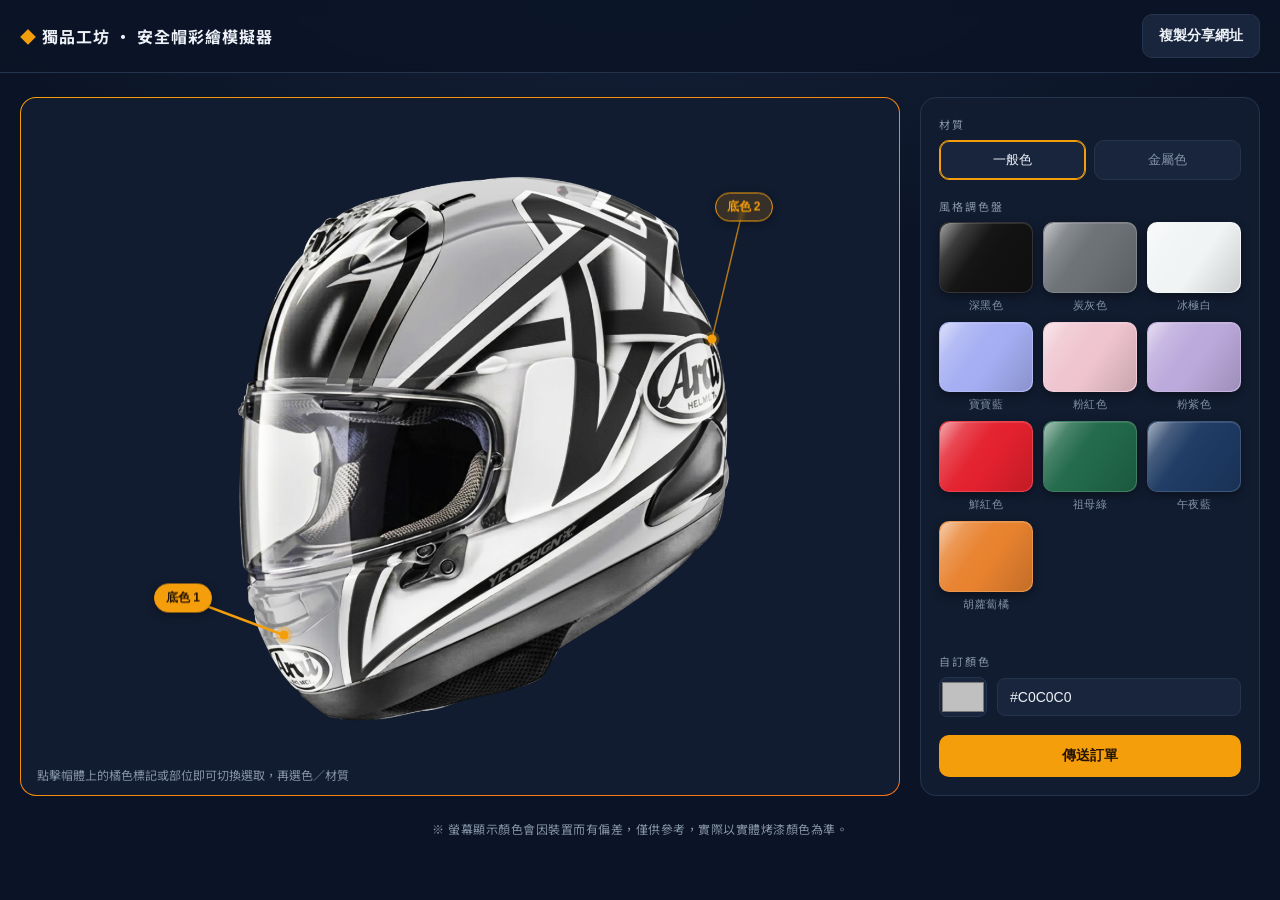
<file: simulator/index.html>
<!DOCTYPE html>
<html lang="zh-TW">
<head>
<meta charset="UTF-8">
<meta name="viewport" content="width=device-width, initial-scale=1.0">
<title>獨品工坊 · 安全帽彩繪模擬器</title>
<link rel="preconnect" href="https://fonts.googleapis.com">
<link href="https://fonts.googleapis.com/css2?family=Noto+Sans+TC:wght@400;700&display=swap" rel="stylesheet">
<link rel="stylesheet" href="styles.css">
</head>
<body>

<header id="appHeader">
  <div id="brand">獨品工坊 · 安全帽彩繪模擬器</div>
  <div class="hdr-right">
    <button class="btn btn-ghost share-btn" onclick="SimUI.shareUrl()">複製分享網址</button>
    <button class="hdr-toggle" onclick="SimUI.toggleHeader()" aria-label="收合頁眉">▾</button>
  </div>
</header>

<div class="layout">
  <!-- 預覽區 -->
  <div class="stage">
    <div class="canvas-wrap">
      <canvas id="helmetCanvas"></canvas>
      <div id="hotspots"></div>
    </div>
    <div class="stage-hint">點擊帽體上的橘色標記或部位即可切換選取，再選色／材質</div>
  </div>

  <!-- 控制面板 -->
  <aside class="panel">
    <div>
      <div class="section-title">材質</div>
      <div class="mat-toggle">
        <button id="matMatte">一般色</button>
        <button id="matMetal">金屬色</button>
      </div>
    </div>

    <div>
      <div class="section-title">風格調色盤</div>
      <div id="palette"></div>
      <div class="swatch-label" id="swatchLabel"></div>
    </div>

    <div>
      <div class="section-title">自訂顏色</div>
      <div class="color-row">
        <input type="color" id="colorPicker" value="#C0C0C0">
        <input type="text" id="hexInput" maxlength="7" placeholder="#FFFFFF">
      </div>
    </div>

    <button class="btn btn-primary btn-block" onclick="SimUI.openOrder()">傳送訂單</button>
  </aside>
</div>

<!-- 色差提示 -->
<p class="disclaimer">※ 螢幕顯示顏色會因裝置而有偏差，僅供參考，實際以實體烤漆顏色為準。</p>

<!-- 下單表單 Modal -->
<div class="modal" id="orderModal">
  <form class="modal-card" onsubmit="SimUI.submitOrder(event)">
    <h3>傳送訂單</h3>
    <div class="field">
      <label>品名</label>
      <input type="text" id="fProduct" readonly>
    </div>
    <div class="field">
      <label>尺寸</label>
      <select id="fSize" required></select>
    </div>
    <div class="field">
      <label>指定店家</label>
      <select id="fStore" required></select>
    </div>
    <div class="field">
      <label>服務人員</label>
      <input type="text" id="fStaff" required>
    </div>
    <div class="field">
      <label>備註</label>
      <textarea id="fNote" rows="2"></textarea>
    </div>
    <div class="btn-row">
      <button type="button" class="btn btn-ghost btn-block" onclick="SimUI.closeOrder()">取消</button>
      <button type="submit" id="submitBtn" class="btn btn-primary btn-block">送出訂單</button>
    </div>
  </form>
</div>

<div id="toast"></div>

<script src="config.js"></script>
<script src="engine.js"></script>
<script src="app.js"></script>
</body>
</html>
</file>
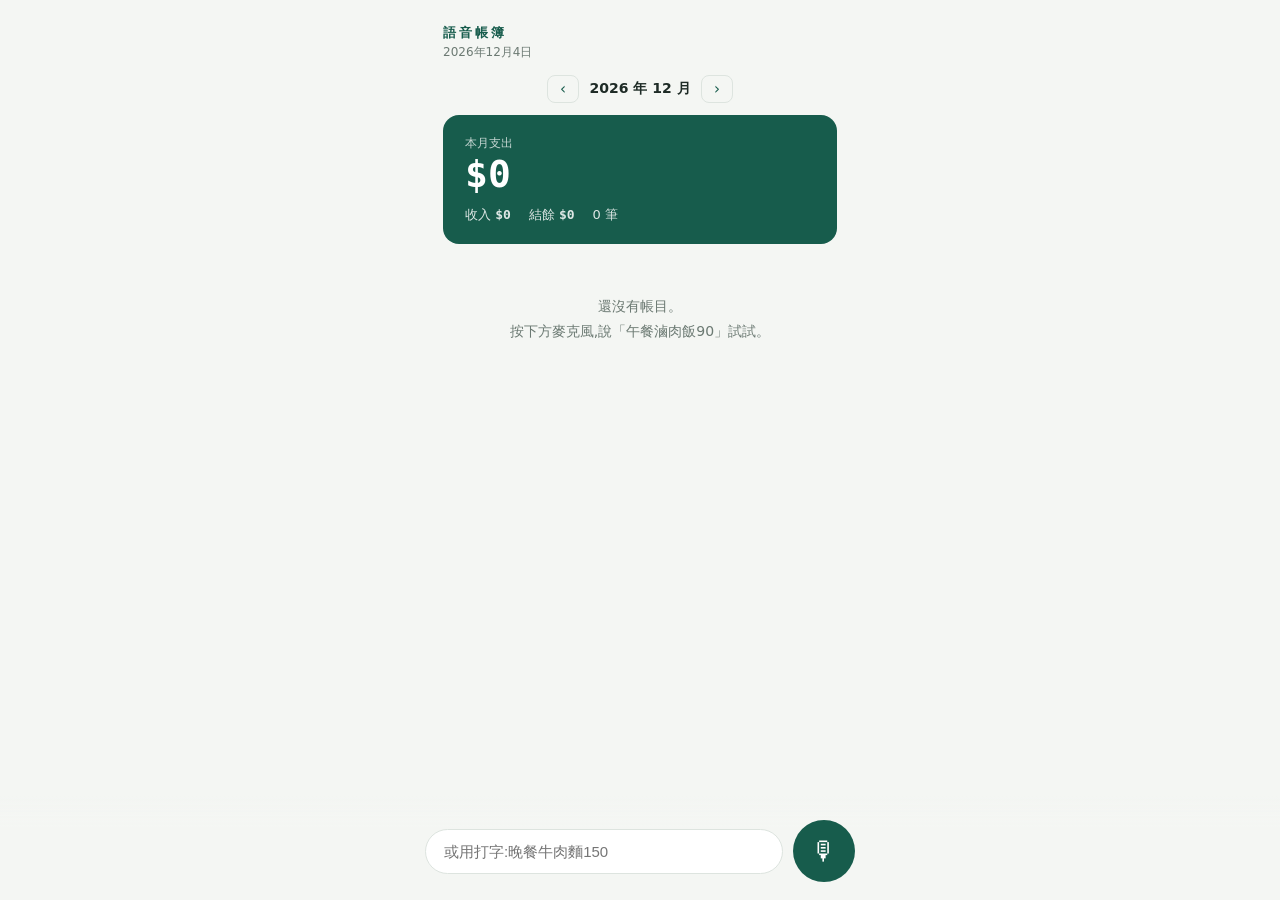
<file: ledger.html>
<!DOCTYPE html>
<html lang="zh-TW">
<head>
<meta charset="UTF-8">
<meta name="viewport" content="width=device-width, initial-scale=1.0, maximum-scale=1.0">
<meta name="theme-color" content="#175C4C">
<meta name="apple-mobile-web-app-capable" content="yes">
<meta name="apple-mobile-web-app-status-bar-style" content="default">
<title>語音帳簿</title>
<link rel="manifest" href="ledger-manifest.json">
<link rel="apple-touch-icon" href="ledger-icon.svg">
<link rel="icon" href="ledger-icon.svg" type="image/svg+xml">
<style>
  /* ── 設計 tokens:帳簿風 ── */
  :root {
    --paper: #F4F6F3;      /* 淡灰綠紙面 */
    --card: #FFFFFF;
    --ink: #1E2B26;        /* 墨綠近黑 */
    --ledger: #175C4C;     /* 帳簿綠(主色) */
    --ledger-soft: #E3EFEA;
    --red: #B3402E;        /* 支出紅 */
    --green: #1E7A4F;      /* 收入綠 */
    --line: #DDE4DF;
    --dim: #6C7A73;
  }
  * { box-sizing: border-box; margin: 0; padding: 0; }
  body {
    min-height: 100vh; background: var(--paper); color: var(--ink);
    font-family: 'Noto Sans TC', system-ui, sans-serif;
    display: flex; justify-content: center; padding-bottom: 120px;
  }
  .num { font-variant-numeric: tabular-nums; font-family: 'SF Mono', ui-monospace, monospace; }
  button { font-family: inherit; }
  button:focus-visible { outline: 3px solid var(--ledger); outline-offset: 2px; }
  @keyframes pulse {
    0% { box-shadow: 0 0 0 0 rgba(23,92,76,.35); }
    70% { box-shadow: 0 0 0 22px rgba(23,92,76,0); }
    100% { box-shadow: 0 0 0 0 rgba(23,92,76,0); }
  }
  @media (prefers-reduced-motion: reduce) { * { animation: none !important; transition: none !important; } }

  .wrap { width: 100%; max-width: 430px; padding: 24px 18px; }

  header { display: flex; justify-content: space-between; align-items: baseline; margin-bottom: 14px; }
  .brand { font-size: 13px; letter-spacing: 3px; color: var(--ledger); font-weight: 700; }
  .header-actions button {
    background: none; border: none; color: var(--dim); font-size: 12px; cursor: pointer; padding: 4px 6px;
  }

  /* 月份切換 */
  .month-nav { display: flex; align-items: center; justify-content: center; gap: 6px; margin-bottom: 12px; }
  .month-nav button {
    background: none; border: 1px solid var(--line); border-radius: 8px; color: var(--ledger);
    width: 32px; height: 28px; font-size: 15px; cursor: pointer; line-height: 1;
  }
  .month-nav .label { font-size: 14px; font-weight: 700; min-width: 110px; text-align: center; }

  /* 月度摘要 */
  .summary { background: var(--ledger); color: #fff; border-radius: 16px; padding: 20px 22px; margin-bottom: 14px; }
  .summary .cap { font-size: 12px; opacity: .75; }
  .summary .big { font-size: 38px; font-weight: 700; line-height: 1.2; }
  .summary .sub { display: flex; gap: 18px; margin-top: 8px; font-size: 13px; }
  .summary .sub span { opacity: .85; }

  /* 分類長條 */
  .cats { background: var(--card); border-radius: 16px; padding: 16px 18px; margin-bottom: 14px; border: 1px solid var(--line); }
  .cat-row { display: flex; align-items: center; gap: 10px; padding: 5px 0; }
  .cat-row .name { width: 62px; font-size: 13px; flex-shrink: 0; }
  .cat-row .bar { flex: 1; height: 8px; background: var(--ledger-soft); border-radius: 4px; }
  .cat-row .bar > div { height: 100%; background: var(--ledger); border-radius: 4px; }
  .cat-row .amt { font-size: 13px; width: 76px; text-align: right; flex-shrink: 0; }

  /* 待確認卡片 */
  .pending { background: var(--card); border: 2px solid var(--ledger); border-radius: 16px; padding: 16px; margin-bottom: 14px; }
  .pending .heard { font-size: 12px; color: var(--dim); margin-bottom: 10px; word-break: break-all; }
  .p-row { border-bottom: 1px dashed var(--line); padding: 8px 0; }
  .p-line1 { display: flex; gap: 6px; align-items: center; }
  .p-line2 { display: flex; gap: 6px; align-items: center; margin-top: 6px; }
  .p-row input, .p-row select {
    border: 1px solid var(--line); border-radius: 8px; padding: 7px 9px; font-size: 14px;
    background: var(--paper); color: var(--ink); min-width: 0;
  }
  .p-row input:focus, .p-row select:focus { outline: none; border-color: var(--ledger); }
  .p-item { flex: 1; }
  .p-amount { width: 92px; text-align: right; }
  .p-cat { flex: 1; }
  .p-date { flex: 1; }
  .p-type {
    border: 1px solid var(--line); background: var(--paper); border-radius: 8px;
    padding: 7px 10px; font-size: 13px; cursor: pointer; flex-shrink: 0; font-weight: 700;
  }
  .p-type.expense { color: var(--red); }
  .p-type.income { color: var(--green); }
  .p-del { background: none; border: none; color: var(--dim); font-size: 16px; cursor: pointer; padding: 4px 6px; flex-shrink: 0; }
  .p-actions { display: flex; gap: 10px; margin-top: 14px; }
  .btn-confirm {
    flex: 1; background: var(--ledger); color: #fff; border: none; border-radius: 10px;
    padding: 12px 0; font-size: 15px; font-weight: 700; cursor: pointer;
  }
  .btn-cancel {
    background: none; border: 1px solid var(--line); border-radius: 10px;
    padding: 12px 18px; font-size: 14px; cursor: pointer; color: var(--dim);
  }

  /* 狀態列 */
  .status { text-align: center; font-size: 14px; margin-bottom: 14px; min-height: 22px; color: var(--ledger); word-break: break-all; }
  .status.err { color: var(--red); }

  /* 帳目清單 */
  .day-head {
    display: flex; justify-content: space-between; font-size: 12px; color: var(--dim);
    padding: 12px 4px 6px;
  }
  .entry {
    display: flex; align-items: center; gap: 12px; background: var(--card);
    border-radius: 12px; padding: 12px 14px; margin-bottom: 8px; border: 1px solid var(--line);
  }
  .entry .emoji { font-size: 20px; }
  .entry .mid { flex: 1; min-width: 0; }
  .entry .item { font-size: 15px; overflow: hidden; text-overflow: ellipsis; white-space: nowrap; }
  .entry .meta { font-size: 11px; color: var(--dim); }
  .entry .amt { font-size: 15px; font-weight: 700; flex-shrink: 0; }
  .entry .amt.expense { color: var(--red); }
  .entry .amt.income { color: var(--green); }
  .entry .del { background: none; border: none; color: var(--dim); cursor: pointer; font-size: 16px; padding: 4px; }
  .empty { text-align: center; color: var(--dim); font-size: 14px; padding: 36px 0; line-height: 1.8; }

  /* 底部輸入區 */
  .inputbar {
    position: fixed; bottom: 0; left: 0; right: 0; display: flex; justify-content: center;
    background: linear-gradient(transparent, var(--paper) 30%); padding: 24px 18px 18px;
  }
  .inputbar .inner { width: 100%; max-width: 430px; display: flex; gap: 10px; align-items: center; }
  .inputbar input {
    flex: 1; border: 1px solid var(--line); border-radius: 24px; padding: 13px 18px;
    font-size: 15px; background: var(--card); color: var(--ink); outline: none; min-width: 0;
  }
  .inputbar input:focus { border-color: var(--ledger); }
  .mic {
    width: 62px; height: 62px; border-radius: 50%; border: none; cursor: pointer;
    background: var(--ledger); color: #fff; font-size: 26px; flex-shrink: 0; transition: background .2s;
  }
  .mic.listening { background: var(--red); animation: pulse 1.4s infinite; }
  .mic:disabled { opacity: .5; cursor: default; }
</style>
</head>
<body>

<div class="wrap">
  <header>
    <div>
      <div class="brand">語音帳簿</div>
      <div style="font-size:12px;color:var(--dim);margin-top:2px" id="todayLabel"></div>
    </div>
    <div class="header-actions">
      <button id="exportBtn" hidden>匯出 CSV</button>
      <button id="clearBtn" hidden>清空</button>
    </div>
  </header>

  <div class="month-nav">
    <button id="prevMonth" aria-label="上一個月">‹</button>
    <span class="label" id="monthLabel"></span>
    <button id="nextMonth" aria-label="下一個月">›</button>
  </div>

  <section class="summary">
    <div class="cap" id="spentCap">本月支出</div>
    <div class="big num" id="spentAmt">$0</div>
    <div class="sub">
      <span>收入 <b class="num" id="incomeAmt">$0</b></span>
      <span>結餘 <b class="num" id="balanceAmt">$0</b></span>
      <span id="countLabel">0 筆</span>
    </div>
  </section>

  <section class="cats" id="catSection" hidden></section>

  <section class="pending" id="pendingSection" hidden>
    <div class="heard" id="pendingHeard"></div>
    <div id="pendingRows"></div>
    <div class="p-actions">
      <button class="btn-confirm" id="confirmBtn">入帳 ✓</button>
      <button class="btn-cancel" id="cancelBtn">取消</button>
    </div>
  </section>

  <div class="status" id="statusLine" hidden></div>

  <section id="listSection"></section>
</div>

<div class="inputbar">
  <div class="inner">
    <input id="textInput" placeholder="或用打字:晚餐牛肉麵150" autocomplete="off">
    <button class="mic" id="micBtn" aria-label="開始語音記帳" hidden>🎙</button>
  </div>
</div>

<script>
// ═══════════════════════════════════════════════════════
// 語音帳簿 — 個人記帳系統
// 資料存在瀏覽器 localStorage(不上傳、僅存於本機裝置)
// ═══════════════════════════════════════════════════════

const STORAGE_KEY = 'ledger-entries-v1';

const CATEGORIES = {
  '餐飲': '🍜', '交通': '🚌', '購物': '🛍️', '娛樂': '🎮',
  '居家': '🏠', '醫療': '💊', '收入': '💰', '其他': '📎',
};

// ── 狀態 ──
let entries = [];        // {id, item, amount, category, type, date, raw, ts}
let pending = null;      // 待確認的帳目陣列
let listening = false;
let recog = null;
let viewYM = new Date().toISOString().slice(0, 7); // 目前檢視的月份 YYYY-MM

// ── 儲存 ──
function load() {
  try {
    const raw = localStorage.getItem(STORAGE_KEY);
    if (raw) entries = JSON.parse(raw);
  } catch (e) { entries = []; }
}
function persist() {
  try {
    localStorage.setItem(STORAGE_KEY, JSON.stringify(entries));
  } catch (e) {
    setStatus('儲存失敗,資料可能未保存', true);
  }
}

// ═══════════════════════════════════════════════════════
// 中文記帳語句解析(本地規則,離線可用)
// 「早餐50 捷運30」→ 兩筆;「昨天晚餐牛肉麵150」→ 換算日期
// ═══════════════════════════════════════════════════════

const CAT_KEYWORDS = {
  '餐飲': ['早餐','午餐','晚餐','早午餐','宵夜','點心','下午茶','飯','麵','麥當勞','肯德基','摩斯','星巴克','咖啡','飲料','手搖','奶茶','珍奶','豆漿','蛋餅','便當','火鍋','燒烤','壽司','拉麵','披薩','漢堡','雞排','鹹酥雞','滷味','小吃','聚餐','吃','喝','餐','食'],
  '交通': ['捷運','公車','客運','計程車','uber','高鐵','火車','台鐵','機票','船票','加油','油錢','停車','過路費','etag','機車','腳踏車','ubike','搭車','車票','車資','通勤'],
  '購物': ['衣服','褲子','鞋','包包','網購','蝦皮','momo','淘寶','pchome','amazon','超商','全聯','家樂福','好市多','costco','日用品','化妝品','保養品','3c','手機','耳機','文具','禮物'],
  '娛樂': ['電影','遊戲','課金','ktv','唱歌','演唱會','展覽','netflix','spotify','youtube','訂閱','旅遊','旅行','門票','住宿','飯店','民宿','露營','酒吧','桌遊','漫畫','小說'],
  '居家': ['房租','租金','水費','電費','瓦斯','網路費','電話費','管理費','家具','家電','維修','清潔','洗衣','保險','稅'],
  '醫療': ['看醫生','掛號','門診','診所','醫院','牙醫','藥','保健','維他命','健檢','眼鏡','復健','疫苗'],
};
const INCOME_KEYWORDS = ['薪水','薪資','月薪','年終','獎金','紅包','發票中','中獎','利息','股息','退款','退稅','報帳','入帳','進帳','賣掉','賣出','收到','兼職','外快','稿費'];

// 中文數字 → 阿拉伯數字(支援 五十、三百二、一千五、一萬二、兩百)
function cnToNum(s) {
  const digits = { '零':0,'一':1,'二':2,'兩':2,'三':3,'四':4,'五':5,'六':6,'七':7,'八':8,'九':9 };
  const units = { '十':10,'百':100,'千':1000,'萬':10000 };
  let total = 0, section = 0, num = 0, lastUnit = 0;
  for (const ch of s) {
    if (ch in digits) { num = digits[ch]; }
    else if (ch === '萬') { section = (section + num) * 10000 || 10000; total += section; section = 0; num = 0; lastUnit = 10000; }
    else if (ch in units) {
      const u = units[ch];
      section += (num || 1) * u;
      num = 0; lastUnit = u;
    }
  }
  // 尾數簡寫:「一千五」= 1500、「三百二」= 320
  if (num > 0) {
    if (lastUnit >= 100) num *= lastUnit / 10;
    section += num;
  }
  return total + section;
}

// 把句子裡的中文金額轉成數字(僅轉含十/百/千/萬、或後面接元/塊的,避免誤傷「三明治」)
function normalizeAmounts(text) {
  let t = text
    .replace(/[０-９]/g, (d) => String.fromCharCode(d.charCodeAt(0) - 0xFEE0)) // 全形數字
    .replace(/(\d),(\d{3})/g, '$1$2'); // 千分位逗號
  t = t.replace(/[零一二兩三四五六七八九十百千萬]{2,}|[零一二兩三四五六七八九](?=[元塊圓])/g, (m) => {
    if (!/[十百千萬]/.test(m) && !/^[零一二兩三四五六七八九]$/.test(m)) return m;
    const n = cnToNum(m);
    return n > 0 ? String(n) : m;
  });
  return t;
}

// 相對日期:「昨天早餐50」→ 換算 date 並移除該詞
function extractDate(text) {
  const d = new Date();
  const iso = (dt) => {
    const off = dt.getTimezoneOffset() * 60000;
    return new Date(dt - off).toISOString().slice(0, 10);
  };
  let date = iso(d);
  const rel = { '大前天': -3, '前天': -2, '昨天': -1, '今天': 0, '今日': 0 };
  for (const [word, offset] of Object.entries(rel)) {
    if (text.includes(word)) {
      const dt = new Date(); dt.setDate(dt.getDate() + offset);
      return { date: iso(dt), text: text.split(word).join('') };
    }
  }
  // 「7月10日 / 7月10號」
  const m1 = text.match(/(\d{1,2})月(\d{1,2})[日號]/);
  if (m1) {
    const dt = new Date(d.getFullYear(), +m1[1] - 1, +m1[2]);
    return { date: iso(dt), text: text.replace(m1[0], '') };
  }
  return { date, text };
}

// 猜分類
function guessCategory(text) {
  const low = text.toLowerCase();
  for (const kw of INCOME_KEYWORDS) if (low.includes(kw)) return { category: '收入', type: 'income' };
  for (const [cat, kws] of Object.entries(CAT_KEYWORDS)) {
    for (const kw of kws) if (low.includes(kw)) return { category: cat, type: 'expense' };
  }
  return { category: '其他', type: 'expense' };
}

// 清掉品項裡的贅字
function cleanItem(s) {
  return s
    .replace(/^(我|花了|花|買了|付了|付|用了|給了|給|然後|還有|跟|和|加上|去|搭|坐|吃了|喝了|是|的|了)+/g, '')
    .replace(/(花了|花|了|各|共|總共|一共)+$/g, '')
    .replace(/[元塊圓$]+$/g, '')
    .trim();
}

// 主解析:一句話 → 帳目陣列
function parseText(input) {
  const step1 = extractDate(input.trim());
  const text = normalizeAmounts(step1.text);
  const results = [];
  // 以空白與標點切段
  const segments = text.split(/[\s,,、;;。.!!??]+/).filter(Boolean);

  const MEASURES = '杯個份支瓶顆張件雙盒包碗盤客次趟晚';
  for (const seg of segments) {
    // 逐一找出「文字 + 金額」的配對
    const re = /([^\d]*?)(\d+(?:\.\d+)?)(?:\s*[元塊圓$])?/g;
    // 單價 × 數量:「一杯60兩杯」「咖啡60三杯」
    const qtyRe = new RegExp('^([2-9]\\d*|[兩二三四五六七八九十]+)[' + MEASURES + ']');
    const matches = [];
    let m, lastIdx = 0;
    while ((m = re.exec(seg)) !== null) {
      if (m.index === re.lastIndex) re.lastIndex++;
      let itemRaw = m[1] || '';
      const amount = parseFloat(m[2]);
      if (!isFinite(amount) || amount <= 0) continue;
      // 「一杯60」的「一杯」是量詞,不是品項的一部分
      const unitM = itemRaw.match(new RegExp('(?:1|一)[' + MEASURES + ']\\s*$'));
      if (unitM) itemRaw = itemRaw.slice(0, unitM.index);
      // 金額後面接「兩杯 / 3個」→ 乘上數量
      const qm = seg.slice(re.lastIndex).match(qtyRe);
      let total = amount;
      if (qm) {
        total = amount * (/^\d/.test(qm[1]) ? parseInt(qm[1], 10) : cnToNum(qm[1]));
        re.lastIndex += qm[0].length;
      }
      lastIdx = re.lastIndex;
      matches.push({ itemRaw, amount: total });
    }
    // 最後一個金額後面剩下的文字(如「我花了200買遊戲」的「買遊戲」)也拿來判斷品項/分類
    const leftover = seg.slice(lastIdx);
    matches.forEach((mt, idx) => {
      const isLast = idx === matches.length - 1;
      const source = (mt.itemRaw + (isLast ? leftover : '')) || seg;
      const guess = guessCategory(source);
      const item = cleanItem(mt.itemRaw) || (isLast ? cleanItem(leftover) : '') || guess.category;
      results.push({ item, amount: mt.amount, category: guess.category, type: guess.type, date: step1.date });
    });
    // 段落沒有數字但有文字 → 之後可手動補金額(整句解析都沒結果時才用)
    if (!matches.length && seg.trim()) {
      results.push({ item: cleanItem(seg) || seg, amount: 0, ...guessCategory(seg), date: step1.date, _noAmount: true });
    }
  }
  // 只要有抓到金額,就丟掉沒金額的雜訊段;全都沒金額則保留讓使用者手動填
  const withAmt = results.filter((r) => !r._noAmount);
  const final = withAmt.length ? withAmt : results.slice(0, 1);
  return final.map(({ _noAmount, ...r }) => r);
}

// ═══════════════════════════════════════════════════════
// 語音辨識(Web Speech API,zh-TW)
// ═══════════════════════════════════════════════════════
const SR = window.SpeechRecognition || window.webkitSpeechRecognition;

function startListening() {
  setStatus('');
  if (!SR) return;
  recog = new SR();
  recog.lang = 'zh-TW';
  recog.interimResults = true;
  recog.continuous = false;
  let final = '';
  recog.onresult = (e) => {
    let interim = '';
    for (let i = e.resultIndex; i < e.results.length; i++) {
      if (e.results[i].isFinal) final += e.results[i][0].transcript;
      else interim += e.results[i][0].transcript;
    }
    setStatus((final + interim) || '聽取中,請說話…');
  };
  recog.onend = () => {
    setListeningState(false);
    if (final.trim()) handleParse(final.trim());
    else setStatus('');
  };
  recog.onerror = (e) => {
    setListeningState(false);
    if (e.error === 'not-allowed') setStatus('麥克風權限被拒絕,請改用文字輸入', true);
    else if (e.error !== 'aborted') setStatus('語音辨識失敗,請再試一次或用文字輸入', true);
  };
  setListeningState(true);
  setStatus('聽取中,請說話…');
  recog.start();
}
function stopListening() { recog && recog.stop(); }
function setListeningState(on) {
  listening = on;
  const btn = document.getElementById('micBtn');
  btn.classList.toggle('listening', on);
  btn.textContent = on ? '■' : '🎙';
  btn.setAttribute('aria-label', on ? '停止錄音' : '開始語音記帳');
}

// ── 解析 → 待確認 ──
function handleParse(text) {
  const items = parseText(text);
  if (items.length === 0) {
    setStatus('聽到了「' + text + '」,但沒抓到內容,再說一次試試?', true);
    return;
  }
  setStatus('');
  pending = items.map((it) => ({ ...it, id: crypto.randomUUID(), raw: text }));
  render();
}

function confirmPending() {
  const valid = pending.filter((p) => p.item && +p.amount > 0);
  if (valid.length === 0) { setStatus('請至少填一筆有效金額', true); return; }
  entries = [...valid.map((p) => ({ ...p, amount: +p.amount, ts: Date.now() })), ...entries];
  pending = null;
  persist();
  setStatus('');
  render();
}

// ═══════════════════════════════════════════════════════
// 畫面渲染
// ═══════════════════════════════════════════════════════
const $ = (id) => document.getElementById(id);
const fmt = (n) => '$' + Number(n).toLocaleString('zh-TW');
const esc = (s) => String(s).replace(/[&<>"']/g, (c) => ({ '&':'&amp;','<':'&lt;','>':'&gt;','"':'&quot;',"'":'&#39;' }[c]));

function setStatus(msg, isErr) {
  const el = $('statusLine');
  el.hidden = !msg;
  el.textContent = msg || '';
  el.classList.toggle('err', !!isErr);
}

function shiftMonth(delta) {
  const [y, m] = viewYM.split('-').map(Number);
  const d = new Date(y, m - 1 + delta, 1);
  viewYM = d.getFullYear() + '-' + String(d.getMonth() + 1).padStart(2, '0');
  render();
}

function render() {
  const nowYM = new Date().toISOString().slice(0, 7);
  const [y, m] = viewYM.split('-');
  $('monthLabel').textContent = y + ' 年 ' + (+m) + ' 月';
  $('spentCap').textContent = viewYM === nowYM ? '本月支出' : (+m) + ' 月支出';

  const monthEntries = entries.filter((e) => (e.date || '').startsWith(viewYM));
  const spent = monthEntries.filter((e) => e.type !== 'income').reduce((s, e) => s + (+e.amount || 0), 0);
  const income = monthEntries.filter((e) => e.type === 'income').reduce((s, e) => s + (+e.amount || 0), 0);
  $('spentAmt').textContent = fmt(spent);
  $('incomeAmt').textContent = fmt(income);
  $('balanceAmt').textContent = (income - spent < 0 ? '−' : '') + fmt(Math.abs(income - spent));
  $('countLabel').textContent = monthEntries.length + ' 筆';

  // 分類長條
  const byCat = {};
  monthEntries.forEach((e) => {
    if (e.type === 'income') return;
    byCat[e.category] = (byCat[e.category] || 0) + (+e.amount || 0);
  });
  const catRows = Object.entries(byCat).sort((a, b) => b[1] - a[1]);
  const maxCat = catRows[0]?.[1] || 1;
  const catSec = $('catSection');
  catSec.hidden = catRows.length === 0;
  catSec.innerHTML = catRows.map(([cat, amt]) =>
    '<div class="cat-row">' +
      '<span class="name">' + (CATEGORIES[cat] || '📎') + ' ' + esc(cat) + '</span>' +
      '<div class="bar"><div style="width:' + ((amt / maxCat) * 100).toFixed(1) + '%"></div></div>' +
      '<span class="amt num">' + fmt(amt) + '</span>' +
    '</div>'
  ).join('');

  renderPending();
  renderList(monthEntries);

  $('clearBtn').hidden = entries.length === 0;
  $('exportBtn').hidden = entries.length === 0;
}

function renderPending() {
  const sec = $('pendingSection');
  sec.hidden = !pending;
  if (!pending) return;
  $('pendingHeard').textContent = '聽到:「' + pending[0].raw + '」— 確認或修改後入帳';
  const catOpts = (sel) => Object.keys(CATEGORIES)
    .map((c) => '<option value="' + c + '"' + (c === sel ? ' selected' : '') + '>' + (CATEGORIES[c]) + ' ' + c + '</option>').join('');
  $('pendingRows').innerHTML = pending.map((p, i) =>
    '<div class="p-row">' +
      '<div class="p-line1">' +
        '<button class="p-type ' + p.type + '" data-i="' + i + '" data-act="type">' + (p.type === 'income' ? '收入' : '支出') + '</button>' +
        '<input class="p-item" data-i="' + i + '" data-field="item" value="' + esc(p.item) + '" placeholder="品項">' +
        '<input class="p-amount num" data-i="' + i + '" data-field="amount" type="number" inputmode="decimal" min="0" value="' + (p.amount || '') + '" placeholder="金額">' +
        '<button class="p-del" data-i="' + i + '" data-act="del" aria-label="移除此筆">×</button>' +
      '</div>' +
      '<div class="p-line2">' +
        '<select class="p-cat" data-i="' + i + '" data-field="category">' + catOpts(p.category) + '</select>' +
        '<input class="p-date" data-i="' + i + '" data-field="date" type="date" value="' + esc(p.date) + '">' +
      '</div>' +
    '</div>'
  ).join('');
}

function renderList(monthEntries) {
  const sec = $('listSection');
  if (entries.length === 0 && !pending) {
    sec.innerHTML = '<div class="empty">還沒有帳目。<br>按下方麥克風,說「午餐滷肉飯90」試試。</div>';
    return;
  }
  if (monthEntries.length === 0) {
    sec.innerHTML = '<div class="empty">這個月沒有帳目。</div>';
    return;
  }
  // 依日期分組(新到舊)
  const byDate = {};
  monthEntries.forEach((e) => { (byDate[e.date] = byDate[e.date] || []).push(e); });
  const dates = Object.keys(byDate).sort().reverse();
  const weekdays = ['日', '一', '二', '三', '四', '五', '六'];
  sec.innerHTML = dates.map((date) => {
    const list = byDate[date].slice().sort((a, b) => (b.ts || 0) - (a.ts || 0));
    const daySpent = list.filter((e) => e.type !== 'income').reduce((s, e) => s + (+e.amount || 0), 0);
    const d = new Date(date + 'T00:00:00');
    const head = (d.getMonth() + 1) + '月' + d.getDate() + '日 週' + weekdays[d.getDay()];
    return '<div class="day-head"><span>' + head + '</span><span class="num">' + (daySpent ? '支出 ' + fmt(daySpent) : '') + '</span></div>' +
      list.map((e) =>
        '<div class="entry">' +
          '<span class="emoji">' + (CATEGORIES[e.category] || '📎') + '</span>' +
          '<div class="mid">' +
            '<div class="item">' + esc(e.item) + '</div>' +
            '<div class="meta">' + esc(e.category) + '</div>' +
          '</div>' +
          '<b class="amt num ' + (e.type === 'income' ? 'income' : 'expense') + '">' +
            (e.type === 'income' ? '+' : '−') + fmt(e.amount) + '</b>' +
          '<button class="del" data-id="' + e.id + '" aria-label="刪除">×</button>' +
        '</div>'
      ).join('');
  }).join('');
}

// ── 匯出 CSV ──
function exportCSV() {
  const header = '日期,品項,分類,類型,金額\n';
  const rows = entries.slice().sort((a, b) => (a.date < b.date ? 1 : -1)).map((e) =>
    [e.date, '"' + String(e.item).replace(/"/g, '""') + '"', e.category,
     e.type === 'income' ? '收入' : '支出', e.amount].join(',')
  ).join('\n');
  const blob = new Blob(['﻿' + header + rows], { type: 'text/csv;charset=utf-8' });
  const a = document.createElement('a');
  a.href = URL.createObjectURL(blob);
  a.download = '帳簿_' + new Date().toISOString().slice(0, 10) + '.csv';
  a.click();
  URL.revokeObjectURL(a.href);
}

// ═══════════════════════════════════════════════════════
// 事件綁定
// ═══════════════════════════════════════════════════════
$('prevMonth').addEventListener('click', () => shiftMonth(-1));
$('nextMonth').addEventListener('click', () => shiftMonth(1));
$('confirmBtn').addEventListener('click', confirmPending);
$('cancelBtn').addEventListener('click', () => { pending = null; render(); });
$('clearBtn').addEventListener('click', () => {
  if (confirm('確定要清空全部帳目嗎?此動作無法復原。')) { entries = []; persist(); render(); }
});
$('exportBtn').addEventListener('click', exportCSV);

$('micBtn').addEventListener('click', () => (listening ? stopListening() : startListening()));

$('textInput').addEventListener('keydown', (ev) => {
  const v = ev.target.value.trim();
  if (ev.key === 'Enter' && v) { handleParse(v); ev.target.value = ''; }
});

// 待確認卡片:輸入即時寫回 pending
$('pendingRows').addEventListener('input', (ev) => {
  const t = ev.target;
  if (!pending || t.dataset.i === undefined || !t.dataset.field) return;
  pending[+t.dataset.i][t.dataset.field] = t.value;
});
$('pendingRows').addEventListener('click', (ev) => {
  const t = ev.target.closest('[data-act]');
  if (!t || !pending) return;
  const i = +t.dataset.i;
  if (t.dataset.act === 'type') {
    pending[i].type = pending[i].type === 'income' ? 'expense' : 'income';
    pending[i].category = pending[i].type === 'income' ? '收入' : (pending[i].category === '收入' ? '其他' : pending[i].category);
    renderPending();
  } else if (t.dataset.act === 'del') {
    pending.splice(i, 1);
    if (pending.length === 0) pending = null;
    render();
  }
});

// 帳目刪除(事件委派)
$('listSection').addEventListener('click', (ev) => {
  const btn = ev.target.closest('.del');
  if (!btn) return;
  entries = entries.filter((e) => e.id !== btn.dataset.id);
  persist();
  render();
});

// ── 初始化 ──
if (!SR) {
  $('textInput').placeholder = '此瀏覽器不支援語音,請打字記帳';
} else {
  $('micBtn').hidden = false;
}
$('todayLabel').textContent = new Date().toLocaleDateString('zh-TW', { year: 'numeric', month: 'long', day: 'numeric' });

if ('serviceWorker' in navigator) {
  navigator.serviceWorker.register('sw.js').catch(() => {});
}

load();
render();
</script>
</body>
</html>
</file>
<file: simulator/styles.css>
/* ============================================================
 *  安全帽彩繪模擬器 — 深色科技極簡風
 * ============================================================ */
:root {
  /* 配色參考開單系統：橘色 + 深藍 */
  --bg:      #0b1426;   /* 深藍底 */
  --panel:   #111c30;
  --panel-2: #18253c;
  --line:    #25344d;
  --text:    #eef2f8;
  --muted:   #8593a8;
  --accent:  #f59e0b;   /* 主色：開單系統橘 */
  --accent-2:#f97316;   /* 漸層用深橘 */
}

* { box-sizing: border-box; margin: 0; padding: 0; }

body {
  background: radial-gradient(1200px 600px at 50% -10%, #16233c 0%, var(--bg) 60%);
  color: var(--text);
  font-family: 'Noto Sans TC', -apple-system, sans-serif;
  min-height: 100vh;
}

/* 頂部 */
header {
  display: flex; align-items: center; justify-content: space-between;
  padding: 14px 20px;
  border-bottom: 1px solid var(--line);
  background: rgba(11,20,38,0.85);
  backdrop-filter: blur(8px);
  position: sticky; top: 0; z-index: 20;
}
#brand { font-size: 16px; font-weight: 700; letter-spacing: 1px; }
#brand::before { content: '◆ '; color: var(--accent); }
.hdr-right { display: flex; align-items: center; gap: 8px; }
.hdr-toggle {
  display: none;            /* 桌機隱藏，只有行動端出現 */
  background: var(--panel-2); color: var(--text);
  border: 1px solid var(--line); border-radius: 8px;
  width: 34px; height: 34px; cursor: pointer; font-size: 14px;
  transition: transform .15s;
}

.layout {
  display: grid;
  grid-template-columns: 1fr 340px;
  gap: 20px;
  max-width: 1280px;
  margin: 24px auto;
  padding: 0 20px;
}

/* 預覽區 */
.stage {
  background:
    linear-gradient(var(--panel), var(--panel)) padding-box,
    linear-gradient(135deg, var(--accent), var(--accent-2)) border-box;
  border: 1px solid transparent;
  border-radius: 16px;
  padding: 18px;
  display: flex; align-items: center; justify-content: center;
  position: relative;
  min-height: 420px;
}
.canvas-wrap { position: relative; display: inline-flex; max-width: 100%; }
#helmetCanvas {
  /* 鎖 1:1，寬高都只給上限，等比縮放、絕不變形壓扁 */
  aspect-ratio: 1 / 1;
  width: auto; height: auto;
  max-width: 100%;
  max-height: 70vh;
  cursor: crosshair;
}

/* 帽體外的橘色標記 + 引線（不遮擋帽體） */
#hotspots { position: absolute; inset: 0; pointer-events: none; }
.leaders { position: absolute; inset: 0; width: 100%; height: 100%; overflow: visible; pointer-events: none; }
.leaders line {
  stroke: var(--accent); stroke-width: 1.5; vector-effect: non-scaling-stroke;
  opacity: 0.7; transition: .15s;
}
.leaders line.active { opacity: 1; stroke-width: 2.5; }

/* 引線指向帽體上的小圓點 */
.hotspot-dot {
  position: absolute; transform: translate(-50%, -50%);
  width: 9px; height: 9px; border-radius: 50%;
  background: var(--accent); box-shadow: 0 0 0 3px rgba(245, 158, 11, 0.25);
  pointer-events: none;
}
.hotspot-dot.active { box-shadow: 0 0 0 4px rgba(245, 158, 11, 0.35); }

/* 帽體外的橘色標籤（可點） */
.hotspot {
  position: absolute; transform: translate(-50%, -50%);
  pointer-events: auto; cursor: pointer;
  padding: 5px 11px; border-radius: 999px;
  background: rgba(245, 158, 11, 0.16);
  border: 1.5px solid var(--accent);
  color: var(--accent);
  font-size: 12px; font-weight: 700; white-space: nowrap;
  -webkit-backdrop-filter: blur(2px); backdrop-filter: blur(2px);
  box-shadow: 0 2px 10px rgba(0, 0, 0, 0.35);
  transition: .15s;
}
.hotspot:hover { filter: brightness(1.12); transform: translate(-50%, -50%) scale(1.05); }
.hotspot.active { background: var(--accent); color: #241405; }
.stage-hint {
  position: absolute; bottom: 12px; left: 16px;
  font-size: 12px; color: var(--muted);
}

/* 控制面板 */
.panel {
  background: var(--panel);
  border: 1px solid var(--line);
  border-radius: 16px;
  padding: 18px;
  display: flex; flex-direction: column; gap: 18px;
  height: fit-content;
}
.section-title {
  font-size: 11px; color: var(--muted);
  text-transform: uppercase; letter-spacing: 2px;
  margin-bottom: 8px;
}

/* 部位頁籤 */
#partTabs { display: flex; gap: 8px; flex-wrap: wrap; }
.part-tab {
  flex: 1; min-width: 90px;
  padding: 10px; border-radius: 10px;
  background: var(--panel-2); color: var(--muted);
  border: 1px solid var(--line); cursor: pointer;
  font-size: 13px; transition: .15s;
}
.part-tab.active { color: #241405; background: var(--accent); border-color: var(--accent); font-weight: 700; }

/* 材質切換 */
.mat-toggle { display: flex; gap: 8px; }
.mat-toggle button {
  flex: 1; padding: 10px; border-radius: 10px;
  background: var(--panel-2); color: var(--muted);
  border: 1px solid var(--line); cursor: pointer; font-size: 13px; transition: .15s;
}
.mat-toggle button.active { color: var(--text); border-color: var(--accent); box-shadow: 0 0 0 1px var(--accent) inset; }

/* 調色盤 */
/* 精緻色卡：色塊（玻璃斜向反光）+ 名稱在下方，依寬度自動填滿 */
#palette { display: grid; grid-template-columns: repeat(auto-fit, minmax(76px, 1fr)); gap: 10px; }
.swatch {
  display: flex; flex-direction: column; gap: 6px; align-items: stretch;
  background: none; border: none; padding: 0; cursor: pointer;
}
.swatch .chip {
  position: relative; overflow: hidden;
  aspect-ratio: 4 / 3; border-radius: 10px;
  border: 1px solid rgba(255,255,255,0.14);
  box-shadow: 0 3px 10px rgba(0,0,0,0.4), inset 0 1px 0 rgba(255,255,255,0.12);
  transition: transform .12s, box-shadow .12s;
}
/* 斜向玻璃光澤：左上高光 → 漸隱 → 右下微陰影 */
.swatch .chip::before {
  content: ''; position: absolute; inset: 0; border-radius: inherit; pointer-events: none;
  background:
    linear-gradient(125deg,
      rgba(255,255,255,0.62) 0%,
      rgba(255,255,255,0.18) 20%,
      rgba(255,255,255,0.02) 40%,
      rgba(255,255,255,0) 55%,
      rgba(0,0,0,0.16) 100%);
}
.swatch .name {
  font-size: 11px; color: var(--muted); text-align: center;
  letter-spacing: 0.5px; line-height: 1.2;
}
.swatch:hover .chip { transform: translateY(-2px); box-shadow: 0 6px 16px rgba(0,0,0,0.5), inset 0 1px 0 rgba(255,255,255,0.12); }
.swatch.active .chip { outline: 2px solid var(--accent); outline-offset: 1px; }
.swatch.active .name { color: var(--accent); font-weight: 700; }
.swatch-label {
  margin-top: 8px; min-height: 16px;
  font-size: 12px; color: var(--muted); text-align: center; letter-spacing: 0.5px;
}

/* 自訂選色 */
.color-row { display: flex; gap: 10px; align-items: center; }
input[type=color] {
  width: 48px; height: 40px; padding: 0; border: 1px solid var(--line);
  border-radius: 8px; background: var(--panel-2); cursor: pointer;
}
input[type=text], input[type=tel], select, textarea {
  flex: 1; width: 100%;
  background: var(--panel-2); border: 1px solid var(--line); color: var(--text);
  border-radius: 8px; padding: 10px 12px; font-size: 14px;
}
input:focus, select:focus, textarea:focus { outline: none; border-color: var(--accent); }

/* 按鈕 */
.btn {
  padding: 12px 16px; border-radius: 10px; border: none; cursor: pointer;
  font-weight: 700; font-size: 14px; transition: .15s;
}
.btn-primary { background: var(--accent); color: #241405; }
.btn-primary:hover { filter: brightness(1.08); }
.btn-ghost { background: var(--panel-2); color: var(--text); border: 1px solid var(--line); }
.btn-block { width: 100%; }
.btn-row { display: flex; gap: 10px; }

/* Modal */
.modal {
  position: fixed; inset: 0; display: none;
  align-items: center; justify-content: center;
  background: rgba(0,0,0,0.6); z-index: 50; padding: 20px;
}
.modal.show { display: flex; }
.modal-card {
  background: var(--panel); border: 1px solid var(--line);
  border-radius: 16px; padding: 22px; width: 100%; max-width: 420px;
  display: flex; flex-direction: column; gap: 14px;
}
.modal-card h3 { font-size: 18px; }
.field { display: flex; flex-direction: column; gap: 6px; }
.field label { font-size: 12px; color: var(--muted); }

/* Toast */
#toast {
  position: fixed; bottom: 24px; left: 50%; transform: translateX(-50%) translateY(20px);
  background: var(--accent); color: #241405; font-weight: 700;
  padding: 12px 20px; border-radius: 10px; opacity: 0; pointer-events: none;
  transition: .25s; z-index: 60;
}
#toast.show { opacity: 1; transform: translateX(-50%) translateY(0); }

/* 色差提示 */
.disclaimer {
  max-width: 1280px;
  margin: 4px auto 28px;
  padding: 0 20px;
  text-align: center;
  font-size: 12px;
  color: var(--muted);
  letter-spacing: 0.5px;
}

/* 響應式（行動端優化，桌機不變） */
@media (max-width: 880px) {
  .layout {
    grid-template-columns: 1fr;
    gap: 10px; margin: 10px auto;
  }

  /* 頁眉：精簡，可收合 */
  header { padding: 8px 12px; }
  #brand {
    font-size: 13px; letter-spacing: 0;
    white-space: nowrap; overflow: hidden; text-overflow: ellipsis;
  }
  .share-btn { padding: 7px 10px; font-size: 12px; white-space: nowrap; }
  .hdr-toggle { display: inline-flex; align-items: center; justify-content: center; }
  /* 收起摺疊：只留一條細列 + 展開鈕 */
  header.collapsed { padding: 2px 12px; justify-content: flex-end; }
  header.collapsed #brand,
  header.collapsed .share-btn { display: none; }
  header.collapsed .hdr-toggle { transform: rotate(180deg); }

  /* 帽體卡片：移除外框與留白，直接滿版 */
  .stage {
    background: none; border: none; padding: 0;
    border-radius: 0; min-height: auto;
  }
  #helmetCanvas { max-height: 46vh; }
  .stage-hint { display: none; }   /* 行動端隱藏，省空間 */

  /* 控制面板：更精簡，選色即見效果不用上下滑 */
  .panel { padding: 12px; gap: 12px; }
  .section-title { margin-bottom: 5px; letter-spacing: 1px; }
  .part-tab, .mat-toggle button { padding: 7px; font-size: 12px; min-width: 0; }
  #palette { gap: 6px; }
  .swatch-label { margin-top: 5px; }
  .disclaimer { margin: 6px auto 16px; }
}

/* 平板（單欄但面板較寬）：部件/材質按鈕收窄靠左，不再滿版
   （色盤已用 auto-fill 依寬度自動填滿，不需另外設定） */
@media (min-width: 560px) and (max-width: 880px) {
  #partTabs, .mat-toggle { max-width: 352px; }
}
</file>
